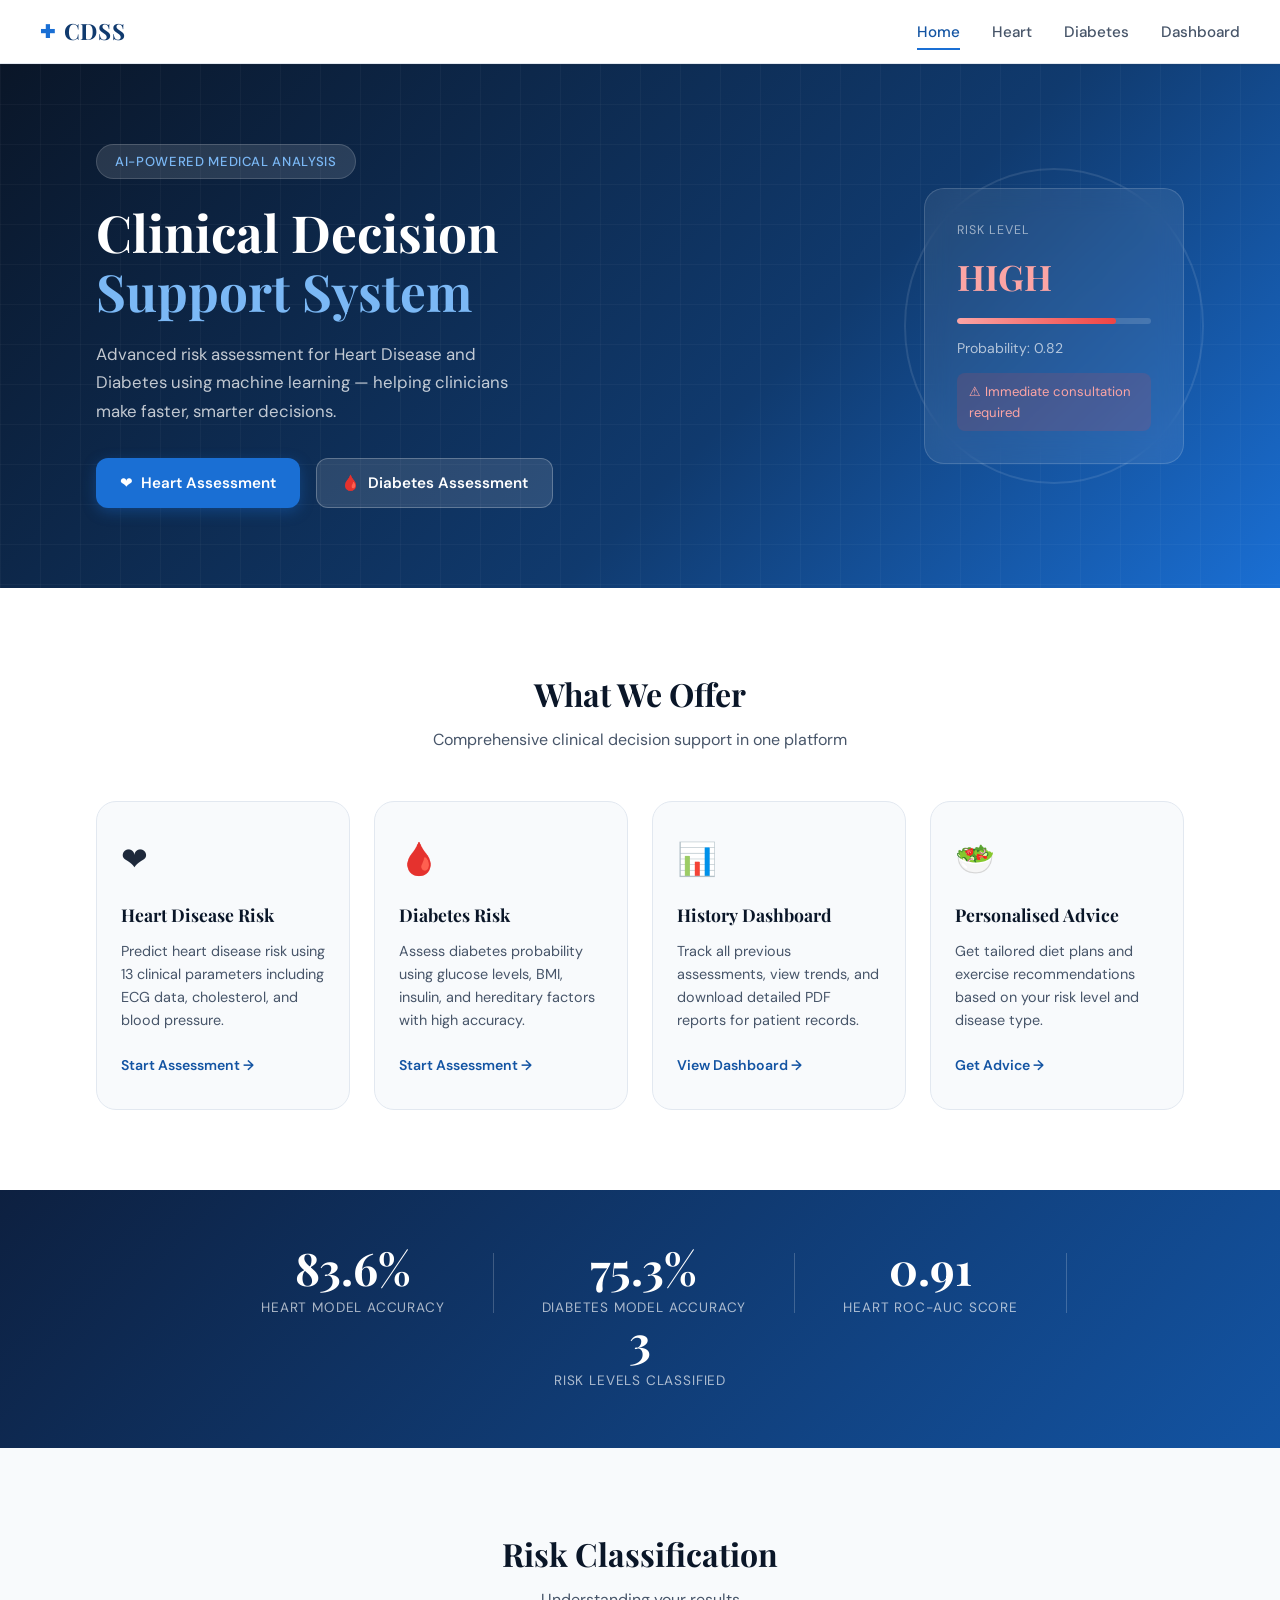
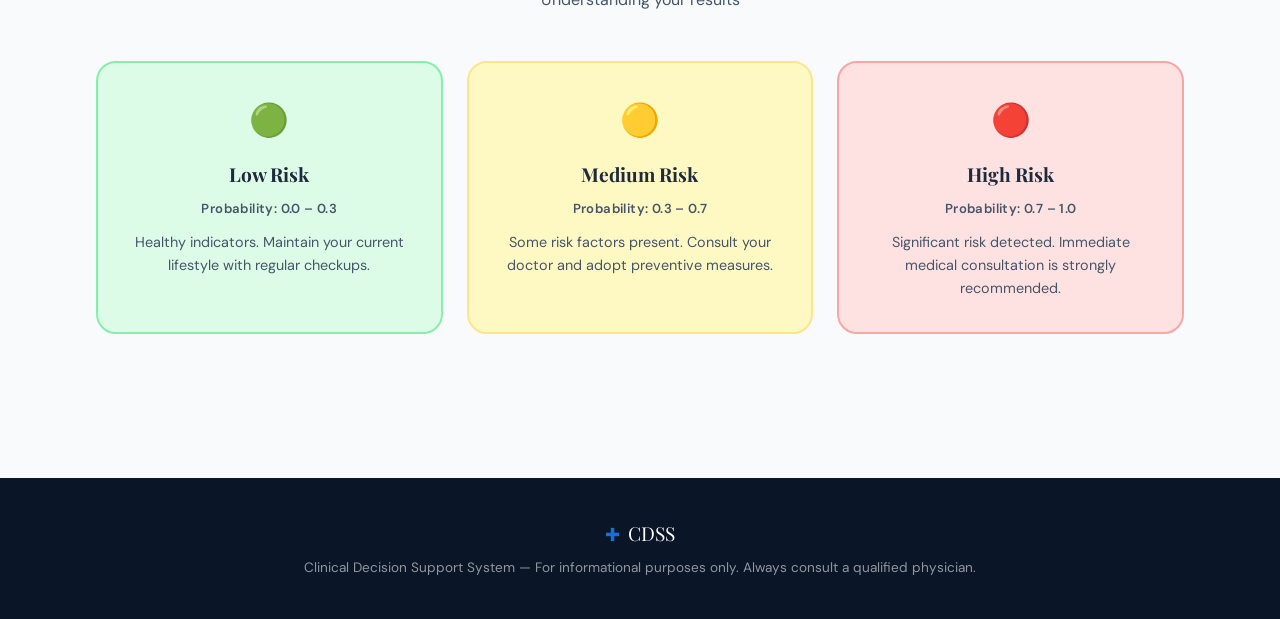
<file: website/index.html>
<!DOCTYPE html>
<html lang="en">
<head>
  <meta charset="UTF-8" />
  <meta name="viewport" content="width=device-width, initial-scale=1.0"/>
  <title>CDSS — Clinical Decision Support System</title>
  <link rel="preconnect" href="https://fonts.googleapis.com">
  <link href="https://fonts.googleapis.com/css2?family=Playfair+Display:wght@400;600;700&family=DM+Sans:wght@300;400;500;600&display=swap" rel="stylesheet">
  <link rel="stylesheet" href="style.css"/>
</head>
<body>

  <!-- NAV -->
  <nav class="navbar">
    <div class="nav-brand">
      <span class="nav-cross">✚</span> CDSS
    </div>
    <ul class="nav-links">
      <li><a href="index.html" class="active">Home</a></li>
      <li><a href="heart.html">Heart</a></li>
      <li><a href="diabetes.html">Diabetes</a></li>
      <li><a href="dashboard.html">Dashboard</a></li>
    </ul>
  </nav>

  <!-- HERO -->
  <section class="hero">
    <div class="hero-bg-grid"></div>
    <div class="hero-content animate-up">
      <div class="hero-badge">AI-Powered Medical Analysis</div>
      <h1 class="hero-title">Clinical Decision<br><span class="hero-accent">Support System</span></h1>
      <p class="hero-subtitle">Advanced risk assessment for Heart Disease and Diabetes using machine learning — helping clinicians make faster, smarter decisions.</p>
      <div class="hero-actions">
        <a href="heart.html" class="btn btn-primary">
          <span>❤️</span> Heart Assessment
        </a>
        <a href="diabetes.html" class="btn btn-secondary">
          <span>🩸</span> Diabetes Assessment
        </a>
      </div>
    </div>
    <div class="hero-visual animate-up delay-2">
      <div class="pulse-ring"></div>
      <div class="hero-card">
        <div class="hc-label">Risk Level</div>
        <div class="hc-value high">HIGH</div>
        <div class="hc-bar"><div class="hc-fill" style="width:82%"></div></div>
        <div class="hc-prob">Probability: 0.82</div>
        <div class="hc-rec">⚠ Immediate consultation required</div>
      </div>
    </div>
  </section>

  <!-- FEATURES -->
  <section class="features">
    <div class="section-header">
      <h2>What We Offer</h2>
      <p>Comprehensive clinical decision support in one platform</p>
    </div>
    <div class="features-grid">
      <div class="feature-card animate-up">
        <div class="fc-icon">❤️</div>
        <h3>Heart Disease Risk</h3>
        <p>Predict heart disease risk using 13 clinical parameters including ECG data, cholesterol, and blood pressure.</p>
        <a href="heart.html" class="fc-link">Start Assessment →</a>
      </div>
      <div class="feature-card animate-up delay-1">
        <div class="fc-icon">🩸</div>
        <h3>Diabetes Risk</h3>
        <p>Assess diabetes probability using glucose levels, BMI, insulin, and hereditary factors with high accuracy.</p>
        <a href="diabetes.html" class="fc-link">Start Assessment →</a>
      </div>
      <div class="feature-card animate-up delay-2">
        <div class="fc-icon">📊</div>
        <h3>History Dashboard</h3>
        <p>Track all previous assessments, view trends, and download detailed PDF reports for patient records.</p>
        <a href="dashboard.html" class="fc-link">View Dashboard →</a>
      </div>
      <div class="feature-card animate-up delay-3">
        <div class="fc-icon">🥗</div>
        <h3>Personalised Advice</h3>
        <p>Get tailored diet plans and exercise recommendations based on your risk level and disease type.</p>
        <a href="heart.html" class="fc-link">Get Advice →</a>
      </div>
    </div>
  </section>

  <!-- STATS -->
  <section class="stats-section">
    <div class="stat-item">
      <div class="stat-num">83.6%</div>
      <div class="stat-label">Heart Model Accuracy</div>
    </div>
    <div class="stat-divider"></div>
    <div class="stat-item">
      <div class="stat-num">75.3%</div>
      <div class="stat-label">Diabetes Model Accuracy</div>
    </div>
    <div class="stat-divider"></div>
    <div class="stat-item">
      <div class="stat-num">0.91</div>
      <div class="stat-label">Heart ROC-AUC Score</div>
    </div>
    <div class="stat-divider"></div>
    <div class="stat-item">
      <div class="stat-num">3</div>
      <div class="stat-label">Risk Levels Classified</div>
    </div>
  </section>

  <!-- RISK LEGEND -->
  <section class="risk-legend-section">
    <div class="section-header">
      <h2>Risk Classification</h2>
      <p>Understanding your results</p>
    </div>
    <div class="risk-cards">
      <div class="risk-card low">
        <div class="risk-icon">🟢</div>
        <h3>Low Risk</h3>
        <div class="risk-prob">Probability: 0.0 – 0.3</div>
        <p>Healthy indicators. Maintain your current lifestyle with regular checkups.</p>
      </div>
      <div class="risk-card medium">
        <div class="risk-icon">🟡</div>
        <h3>Medium Risk</h3>
        <div class="risk-prob">Probability: 0.3 – 0.7</div>
        <p>Some risk factors present. Consult your doctor and adopt preventive measures.</p>
      </div>
      <div class="risk-card high">
        <div class="risk-icon">🔴</div>
        <h3>High Risk</h3>
        <div class="risk-prob">Probability: 0.7 – 1.0</div>
        <p>Significant risk detected. Immediate medical consultation is strongly recommended.</p>
      </div>
    </div>
  </section>

  <footer class="footer">
    <div class="footer-brand"><span class="nav-cross">✚</span> CDSS</div>
    <p>Clinical Decision Support System — For informational purposes only. Always consult a qualified physician.</p>
  </footer>

  <script src="app.js"></script>
</body>
</html>
</file>
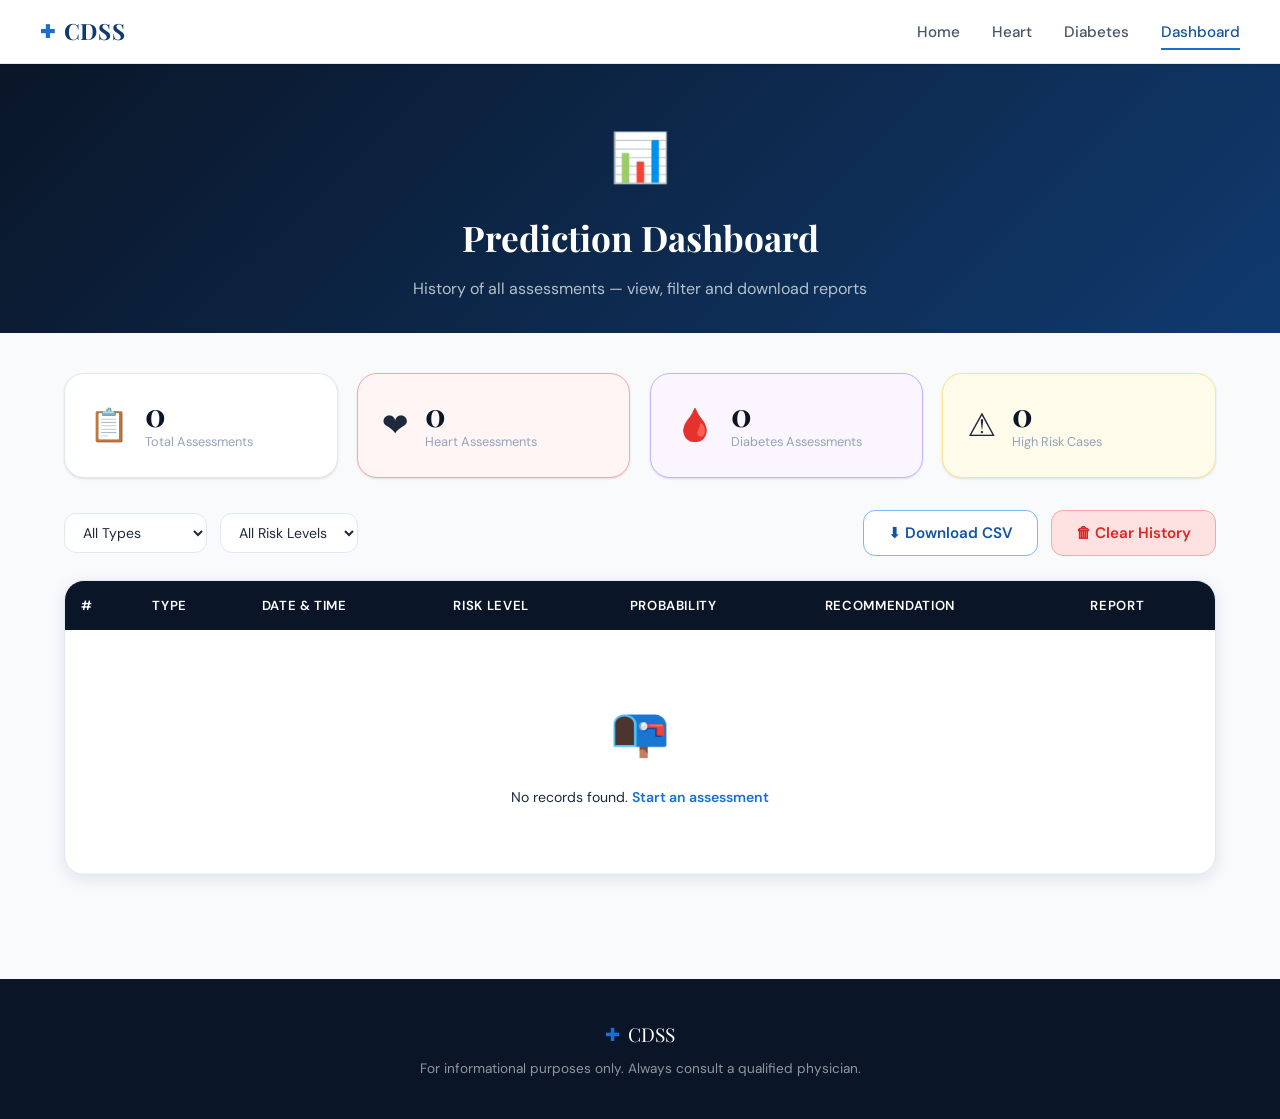
<file: website/dashboard.html>
<!DOCTYPE html>
<html lang="en">
<head>
  <meta charset="UTF-8"/>
  <meta name="viewport" content="width=device-width, initial-scale=1.0"/>
  <title>Dashboard — CDSS</title>
  <link rel="preconnect" href="https://fonts.googleapis.com">
  <link href="https://fonts.googleapis.com/css2?family=Playfair+Display:wght@400;600;700&family=DM+Sans:wght@300;400;500;600&display=swap" rel="stylesheet">
  <link rel="stylesheet" href="style.css"/>
</head>
<body>

  <nav class="navbar">
    <div class="nav-brand"><span class="nav-cross">✚</span> CDSS</div>
    <ul class="nav-links">
      <li><a href="index.html">Home</a></li>
      <li><a href="heart.html">Heart</a></li>
      <li><a href="diabetes.html">Diabetes</a></li>
      <li><a href="dashboard.html" class="active">Dashboard</a></li>
    </ul>
  </nav>

  <div class="page-header">
    <div class="page-header-icon">📊</div>
    <h1>Prediction Dashboard</h1>
    <p>History of all assessments — view, filter and download reports</p>
  </div>

  <div class="dashboard-container">

    <!-- SUMMARY CARDS -->
    <div class="summary-cards">
      <div class="summary-card">
        <div class="sc-icon">📋</div>
        <div class="sc-info">
          <div class="sc-num" id="total-count">0</div>
          <div class="sc-label">Total Assessments</div>
        </div>
      </div>
      <div class="summary-card heart-card">
        <div class="sc-icon">❤️</div>
        <div class="sc-info">
          <div class="sc-num" id="heart-count">0</div>
          <div class="sc-label">Heart Assessments</div>
        </div>
      </div>
      <div class="summary-card diabetes-card">
        <div class="sc-icon">🩸</div>
        <div class="sc-info">
          <div class="sc-num" id="diabetes-count">0</div>
          <div class="sc-label">Diabetes Assessments</div>
        </div>
      </div>
      <div class="summary-card high-card">
        <div class="sc-icon">⚠️</div>
        <div class="sc-info">
          <div class="sc-num" id="high-count">0</div>
          <div class="sc-label">High Risk Cases</div>
        </div>
      </div>
    </div>

    <!-- FILTERS & ACTIONS -->
    <div class="dash-toolbar">
      <div class="dash-filters">
        <select id="filter-type" onchange="renderHistory()">
          <option value="all">All Types</option>
          <option value="heart">Heart Only</option>
          <option value="diabetes">Diabetes Only</option>
        </select>
        <select id="filter-risk" onchange="renderHistory()">
          <option value="all">All Risk Levels</option>
          <option value="Low Risk">Low Risk</option>
          <option value="Medium Risk">Medium Risk</option>
          <option value="High Risk">High Risk</option>
        </select>
      </div>
      <div class="dash-actions">
        <button class="btn btn-outline" onclick="downloadAllCSV()">⬇ Download CSV</button>
        <button class="btn btn-danger" onclick="clearHistory()">🗑 Clear History</button>
      </div>
    </div>

    <!-- HISTORY TABLE -->
    <div class="history-table-wrap">
      <table class="history-table">
        <thead>
          <tr>
            <th>#</th>
            <th>Type</th>
            <th>Date & Time</th>
            <th>Risk Level</th>
            <th>Probability</th>
            <th>Recommendation</th>
            <th>Report</th>
          </tr>
        </thead>
        <tbody id="history-tbody">
          <tr>
            <td colspan="7" class="empty-state">
              <div class="empty-icon">📭</div>
              <p>No assessments yet. <a href="heart.html">Start here</a></p>
            </td>
          </tr>
        </tbody>
      </table>
    </div>

  </div>

  <footer class="footer">
    <div class="footer-brand"><span class="nav-cross">✚</span> CDSS</div>
    <p>For informational purposes only. Always consult a qualified physician.</p>
  </footer>

  <script src="app.js"></script>
  <script>
    // Load dashboard on page load
    window.addEventListener('DOMContentLoaded', () => {
      updateSummary();
      renderHistory();
    });
  </script>
</body>
</html>
</file>
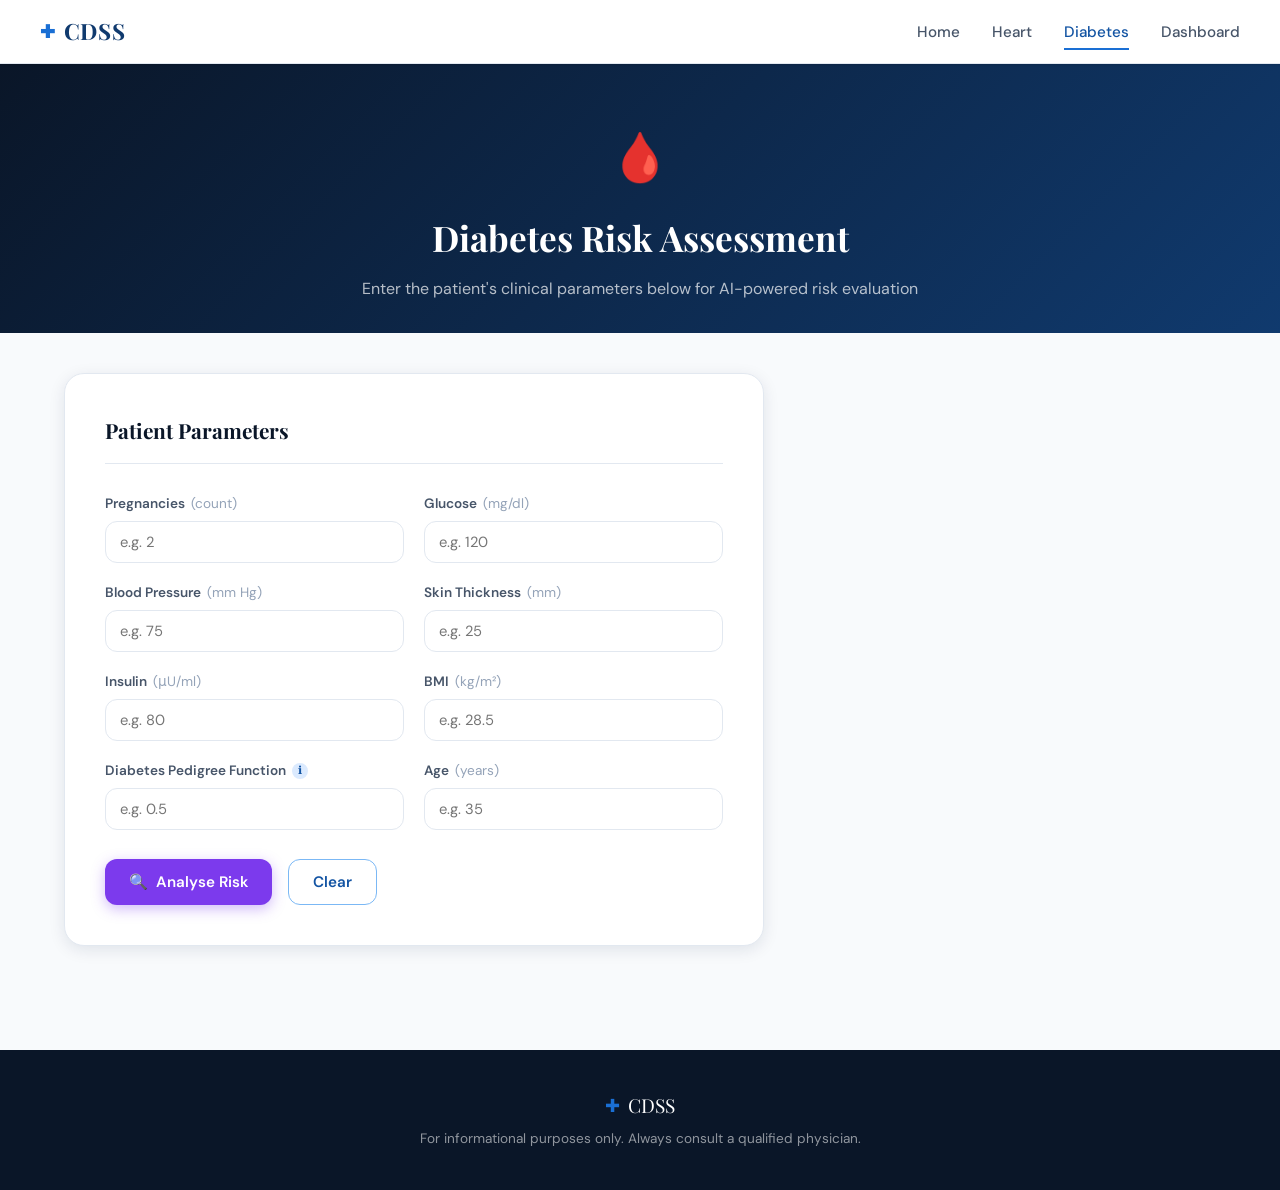
<file: website/diabetes.html>
<!DOCTYPE html>
<html lang="en">
<head>
  <meta charset="UTF-8"/>
  <meta name="viewport" content="width=device-width, initial-scale=1.0"/>
  <title>Diabetes Assessment — CDSS</title>
  <link rel="preconnect" href="https://fonts.googleapis.com">
  <link href="https://fonts.googleapis.com/css2?family=Playfair+Display:wght@400;600;700&family=DM+Sans:wght@300;400;500;600&display=swap" rel="stylesheet">
  <link rel="stylesheet" href="style.css"/>
</head>
<body>

  <nav class="navbar">
    <div class="nav-brand"><span class="nav-cross">✚</span> CDSS</div>
    <ul class="nav-links">
      <li><a href="index.html">Home</a></li>
      <li><a href="heart.html">Heart</a></li>
      <li><a href="diabetes.html" class="active">Diabetes</a></li>
      <li><a href="dashboard.html">Dashboard</a></li>
    </ul>
  </nav>

  <div class="page-header">
    <div class="page-header-icon">🩸</div>
    <h1>Diabetes Risk Assessment</h1>
    <p>Enter the patient's clinical parameters below for AI-powered risk evaluation</p>
  </div>

  <div class="prediction-layout">

    <!-- FORM -->
    <div class="form-card animate-up">
      <h2 class="form-title">Patient Parameters</h2>

      <div class="form-grid">

        <div class="form-group">
          <label>Pregnancies <span class="unit">(count)</span></label>
          <input type="number" id="pregnancies" placeholder="e.g. 2" min="0"/>
        </div>

        <div class="form-group">
          <label>Glucose <span class="unit">(mg/dl)</span></label>
          <input type="number" id="glucose" placeholder="e.g. 120"/>
        </div>

        <div class="form-group">
          <label>Blood Pressure <span class="unit">(mm Hg)</span></label>
          <input type="number" id="blood_pressure" placeholder="e.g. 75"/>
        </div>

        <div class="form-group">
          <label>Skin Thickness <span class="unit">(mm)</span></label>
          <input type="number" id="skin_thickness" placeholder="e.g. 25"/>
        </div>

        <div class="form-group">
          <label>Insulin <span class="unit">(μU/ml)</span></label>
          <input type="number" id="insulin" placeholder="e.g. 80"/>
        </div>

        <div class="form-group">
          <label>BMI <span class="unit">(kg/m²)</span></label>
          <input type="number" id="bmi" placeholder="e.g. 28.5" step="0.1"/>
        </div>

        <div class="form-group">
          <label>Diabetes Pedigree Function <span class="info-tip" title="Hereditary diabetes score based on family history">ℹ</span></label>
          <input type="number" id="diabetes_pedigree_function" placeholder="e.g. 0.5" step="0.001"/>
        </div>

        <div class="form-group">
          <label>Age <span class="unit">(years)</span></label>
          <input type="number" id="age" placeholder="e.g. 35" min="1" max="120"/>
        </div>

      </div>

      <div class="form-actions">
        <button class="btn btn-primary diabetes-btn" onclick="predictDiabetes()">
          <span>🔍</span> Analyse Risk
        </button>
        <button class="btn btn-outline" onclick="clearForm('diabetes')">Clear</button>
      </div>

      <div id="diabetes-error" class="error-msg" style="display:none"></div>
    </div>

    <!-- RESULT -->
    <div class="result-panel" id="diabetes-result" style="display:none">

      <div class="result-header">
        <h2>Assessment Result</h2>
        <div class="result-badge" id="diabetes-risk-badge">—</div>
      </div>

      <div class="result-gauge-wrap">
        <canvas id="diabetes-gauge" width="220" height="120"></canvas>
        <div class="gauge-prob" id="diabetes-prob-text">—</div>
        <div class="gauge-label">Diabetes Probability</div>
      </div>

      <div class="result-details">
        <div class="rd-item">
          <span class="rd-label">Risk Level</span>
          <span class="rd-value" id="diabetes-risk-level">—</span>
        </div>
        <div class="rd-item">
          <span class="rd-label">Prediction</span>
          <span class="rd-value" id="diabetes-prediction">—</span>
        </div>
        <div class="rd-item">
          <span class="rd-label">Recommendation</span>
          <span class="rd-value" id="diabetes-recommendation">—</span>
        </div>
      </div>

      <!-- DIET & EXERCISE -->
      <div class="advice-section" id="diabetes-advice"></div>

      <button class="btn btn-outline mt-1" onclick="downloadReport('diabetes')">
        📄 Download Report
      </button>

    </div>

  </div>

  <!-- LOADING -->
  <div class="loading-overlay" id="loading" style="display:none">
    <div class="spinner"></div>
    <p>Analysing...</p>
  </div>

  <footer class="footer">
    <div class="footer-brand"><span class="nav-cross">✚</span> CDSS</div>
    <p>For informational purposes only. Always consult a qualified physician.</p>
  </footer>

  <script src="app.js"></script>
</body>
</html>
</file>
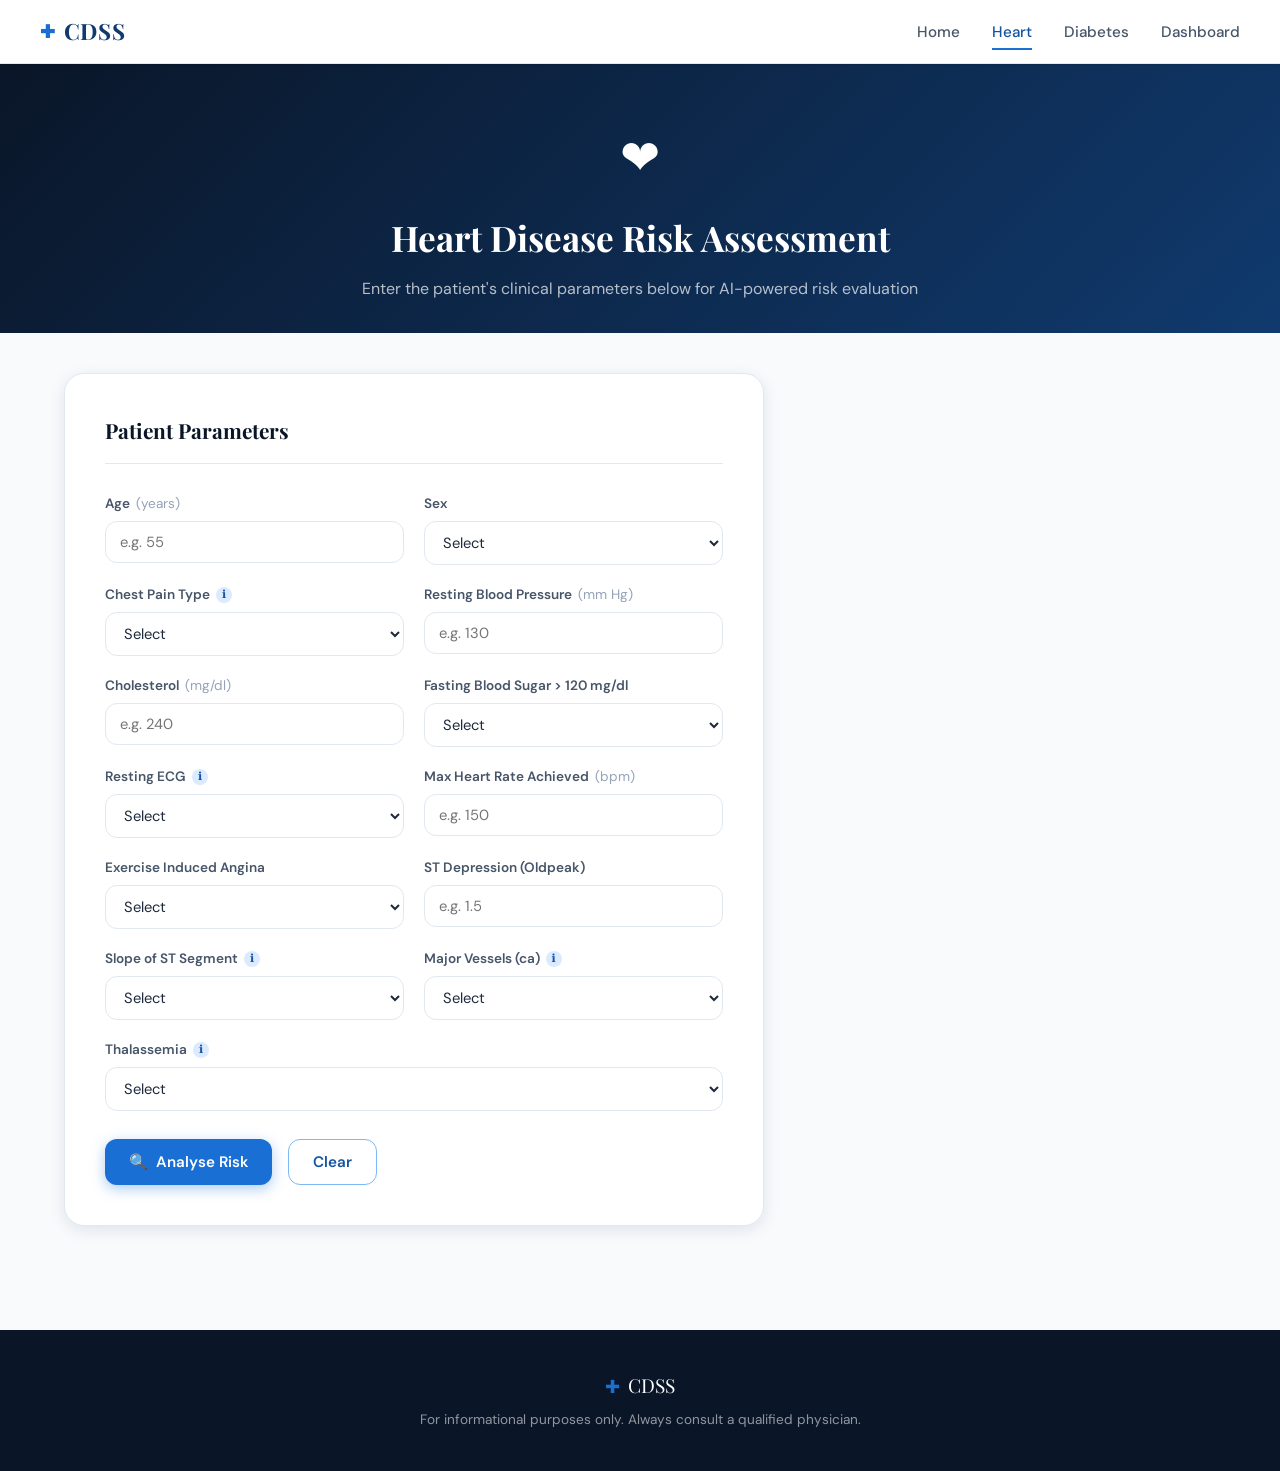
<file: website/heart.html>
<!DOCTYPE html>
<html lang="en">
<head>
  <meta charset="UTF-8"/>
  <meta name="viewport" content="width=device-width, initial-scale=1.0"/>
  <title>Heart Disease Assessment — CDSS</title>
  <link rel="preconnect" href="https://fonts.googleapis.com">
  <link href="https://fonts.googleapis.com/css2?family=Playfair+Display:wght@400;600;700&family=DM+Sans:wght@300;400;500;600&display=swap" rel="stylesheet">
  <link rel="stylesheet" href="style.css"/>
</head>
<body>

  <nav class="navbar">
    <div class="nav-brand"><span class="nav-cross">✚</span> CDSS</div>
    <ul class="nav-links">
      <li><a href="index.html">Home</a></li>
      <li><a href="heart.html" class="active">Heart</a></li>
      <li><a href="diabetes.html">Diabetes</a></li>
      <li><a href="dashboard.html">Dashboard</a></li>
    </ul>
  </nav>

  <div class="page-header">
    <div class="page-header-icon">❤️</div>
    <h1>Heart Disease Risk Assessment</h1>
    <p>Enter the patient's clinical parameters below for AI-powered risk evaluation</p>
  </div>

  <div class="prediction-layout">

    <!-- FORM -->
    <div class="form-card animate-up">
      <h2 class="form-title">Patient Parameters</h2>

      <div class="form-grid">

        <div class="form-group">
          <label>Age <span class="unit">(years)</span></label>
          <input type="number" id="age" placeholder="e.g. 55" min="1" max="120"/>
        </div>

        <div class="form-group">
          <label>Sex</label>
          <select id="sex">
            <option value="">Select</option>
            <option value="1">Male</option>
            <option value="0">Female</option>
          </select>
        </div>

        <div class="form-group">
          <label>Chest Pain Type <span class="info-tip" title="0=Typical Angina, 1=Atypical Angina, 2=Non-anginal, 3=Asymptomatic">ℹ</span></label>
          <select id="cp">
            <option value="">Select</option>
            <option value="0">0 — Typical Angina</option>
            <option value="1">1 — Atypical Angina</option>
            <option value="2">2 — Non-anginal Pain</option>
            <option value="3">3 — Asymptomatic</option>
          </select>
        </div>

        <div class="form-group">
          <label>Resting Blood Pressure <span class="unit">(mm Hg)</span></label>
          <input type="number" id="trestbps" placeholder="e.g. 130"/>
        </div>

        <div class="form-group">
          <label>Cholesterol <span class="unit">(mg/dl)</span></label>
          <input type="number" id="chol" placeholder="e.g. 240"/>
        </div>

        <div class="form-group">
          <label>Fasting Blood Sugar &gt; 120 mg/dl</label>
          <select id="fbs">
            <option value="">Select</option>
            <option value="1">Yes</option>
            <option value="0">No</option>
          </select>
        </div>

        <div class="form-group">
          <label>Resting ECG <span class="info-tip" title="0=Normal, 1=ST-T Abnormality, 2=LV Hypertrophy">ℹ</span></label>
          <select id="restecg">
            <option value="">Select</option>
            <option value="0">0 — Normal</option>
            <option value="1">1 — ST-T Abnormality</option>
            <option value="2">2 — LV Hypertrophy</option>
          </select>
        </div>

        <div class="form-group">
          <label>Max Heart Rate Achieved <span class="unit">(bpm)</span></label>
          <input type="number" id="thalach" placeholder="e.g. 150"/>
        </div>

        <div class="form-group">
          <label>Exercise Induced Angina</label>
          <select id="exang">
            <option value="">Select</option>
            <option value="1">Yes</option>
            <option value="0">No</option>
          </select>
        </div>

        <div class="form-group">
          <label>ST Depression (Oldpeak)</label>
          <input type="number" id="oldpeak" placeholder="e.g. 1.5" step="0.1"/>
        </div>

        <div class="form-group">
          <label>Slope of ST Segment <span class="info-tip" title="0=Upsloping, 1=Flat, 2=Downsloping">ℹ</span></label>
          <select id="slope">
            <option value="">Select</option>
            <option value="0">0 — Upsloping</option>
            <option value="1">1 — Flat</option>
            <option value="2">2 — Downsloping</option>
          </select>
        </div>

        <div class="form-group">
          <label>Major Vessels (ca) <span class="info-tip" title="Number of major vessels colored by fluoroscopy (0–3)">ℹ</span></label>
          <select id="ca">
            <option value="">Select</option>
            <option value="0">0</option>
            <option value="1">1</option>
            <option value="2">2</option>
            <option value="3">3</option>
          </select>
        </div>

        <div class="form-group full-width">
          <label>Thalassemia <span class="info-tip" title="1=Normal, 2=Fixed Defect, 3=Reversible Defect">ℹ</span></label>
          <select id="thal">
            <option value="">Select</option>
            <option value="1">1 — Normal</option>
            <option value="2">2 — Fixed Defect</option>
            <option value="3">3 — Reversible Defect</option>
          </select>
        </div>

      </div>

      <div class="form-actions">
        <button class="btn btn-primary" onclick="predictHeart()">
          <span>🔍</span> Analyse Risk
        </button>
        <button class="btn btn-outline" onclick="clearForm('heart')">Clear</button>
      </div>

      <div id="heart-error" class="error-msg" style="display:none"></div>
    </div>

    <!-- RESULT -->
    <div class="result-panel" id="heart-result" style="display:none">

      <div class="result-header">
        <h2>Assessment Result</h2>
        <div class="result-badge" id="heart-risk-badge">—</div>
      </div>

      <div class="result-gauge-wrap">
        <canvas id="heart-gauge" width="220" height="120"></canvas>
        <div class="gauge-prob" id="heart-prob-text">—</div>
        <div class="gauge-label">Disease Probability</div>
      </div>

      <div class="result-details">
        <div class="rd-item">
          <span class="rd-label">Risk Level</span>
          <span class="rd-value" id="heart-risk-level">—</span>
        </div>
        <div class="rd-item">
          <span class="rd-label">Prediction</span>
          <span class="rd-value" id="heart-prediction">—</span>
        </div>
        <div class="rd-item">
          <span class="rd-label">Recommendation</span>
          <span class="rd-value" id="heart-recommendation">—</span>
        </div>
      </div>

      <!-- DIET & EXERCISE -->
      <div class="advice-section" id="heart-advice"></div>

      <button class="btn btn-outline mt-1" onclick="downloadReport('heart')">
        📄 Download Report
      </button>

    </div>

  </div>

  <!-- LOADING -->
  <div class="loading-overlay" id="loading" style="display:none">
    <div class="spinner"></div>
    <p>Analysing...</p>
  </div>

  <footer class="footer">
    <div class="footer-brand"><span class="nav-cross">✚</span> CDSS</div>
    <p>For informational purposes only. Always consult a qualified physician.</p>
  </footer>

  <script src="app.js"></script>
</body>
</html>
</file>
<file: website/style.css>
/* ============================================
   CDSS — Clinical Decision Support System
   Medical/Professional Blue & White Theme
   ============================================ */

:root {
  --blue-900: #0a1628;
  --blue-800: #0d2040;
  --blue-700: #103a6e;
  --blue-600: #1354a3;
  --blue-500: #1a6fd4;
  --blue-400: #3b8fe8;
  --blue-300: #7bb8f5;
  --blue-100: #dbeafe;
  --blue-50:  #eff6ff;

  --white: #ffffff;
  --gray-50: #f8fafc;
  --gray-100: #f1f5f9;
  --gray-200: #e2e8f0;
  --gray-400: #94a3b8;
  --gray-600: #475569;
  --gray-800: #1e293b;

  --green:  #16a34a;
  --green-bg: #dcfce7;
  --yellow: #ca8a04;
  --yellow-bg: #fef9c3;
  --red:    #dc2626;
  --red-bg: #fee2e2;

  --shadow-sm: 0 1px 3px rgba(0,0,0,0.07), 0 1px 2px rgba(0,0,0,0.05);
  --shadow-md: 0 4px 16px rgba(13,32,64,0.10);
  --shadow-lg: 0 8px 32px rgba(13,32,64,0.14);

  --radius: 12px;
  --radius-lg: 20px;

  --font-display: 'Playfair Display', Georgia, serif;
  --font-body: 'DM Sans', system-ui, sans-serif;
}

*, *::before, *::after { box-sizing: border-box; margin: 0; padding: 0; }

html { scroll-behavior: smooth; }

body {
  font-family: var(--font-body);
  background: var(--gray-50);
  color: var(--gray-800);
  min-height: 100vh;
  line-height: 1.6;
}

/* ============ NAVBAR ============ */
.navbar {
  position: sticky;
  top: 0;
  z-index: 100;
  display: flex;
  align-items: center;
  justify-content: space-between;
  padding: 0 2.5rem;
  height: 64px;
  background: var(--white);
  border-bottom: 1.5px solid var(--gray-200);
  box-shadow: var(--shadow-sm);
}

.nav-brand {
  font-family: var(--font-display);
  font-size: 1.4rem;
  font-weight: 700;
  color: var(--blue-700);
  display: flex;
  align-items: center;
  gap: 8px;
  letter-spacing: 0.03em;
}

.nav-cross { color: var(--blue-500); font-size: 1.1rem; }

.nav-links {
  display: flex;
  gap: 2rem;
  list-style: none;
}

.nav-links a {
  text-decoration: none;
  color: var(--gray-600);
  font-weight: 500;
  font-size: 0.95rem;
  padding: 6px 0;
  border-bottom: 2px solid transparent;
  transition: all 0.2s;
}

.nav-links a:hover,
.nav-links a.active {
  color: var(--blue-600);
  border-bottom-color: var(--blue-500);
}

/* ============ HERO ============ */
.hero {
  position: relative;
  display: flex;
  align-items: center;
  justify-content: space-between;
  gap: 3rem;
  padding: 5rem 6rem 5rem;
  background: linear-gradient(135deg, var(--blue-900) 0%, var(--blue-700) 60%, var(--blue-500) 100%);
  overflow: hidden;
  min-height: 520px;
}

.hero-bg-grid {
  position: absolute;
  inset: 0;
  background-image:
    linear-gradient(rgba(255,255,255,0.03) 1px, transparent 1px),
    linear-gradient(90deg, rgba(255,255,255,0.03) 1px, transparent 1px);
  background-size: 40px 40px;
  pointer-events: none;
}

.hero-content { flex: 1; max-width: 560px; }

.hero-badge {
  display: inline-block;
  background: rgba(255,255,255,0.12);
  color: var(--blue-300);
  border: 1px solid rgba(255,255,255,0.15);
  border-radius: 100px;
  padding: 6px 18px;
  font-size: 0.82rem;
  font-weight: 500;
  letter-spacing: 0.05em;
  text-transform: uppercase;
  margin-bottom: 1.5rem;
}

.hero-title {
  font-family: var(--font-display);
  font-size: 3.2rem;
  font-weight: 700;
  color: var(--white);
  line-height: 1.15;
  margin-bottom: 1.2rem;
}

.hero-accent { color: var(--blue-300); }

.hero-subtitle {
  font-size: 1.05rem;
  color: rgba(255,255,255,0.75);
  line-height: 1.7;
  margin-bottom: 2rem;
  max-width: 440px;
}

.hero-actions { display: flex; gap: 1rem; flex-wrap: wrap; }

.hero-visual {
  position: relative;
  flex-shrink: 0;
}

.pulse-ring {
  position: absolute;
  inset: -20px;
  border-radius: 50%;
  border: 2px solid rgba(255,255,255,0.1);
  animation: pulse 2.5s ease-in-out infinite;
}

@keyframes pulse {
  0%, 100% { transform: scale(1); opacity: 0.6; }
  50% { transform: scale(1.05); opacity: 0.2; }
}

.hero-card {
  background: rgba(255,255,255,0.08);
  backdrop-filter: blur(12px);
  border: 1px solid rgba(255,255,255,0.15);
  border-radius: var(--radius-lg);
  padding: 2rem;
  width: 260px;
  color: var(--white);
}

.hc-label { font-size: 0.78rem; text-transform: uppercase; letter-spacing: 0.08em; color: rgba(255,255,255,0.55); margin-bottom: 0.5rem; }
.hc-value { font-family: var(--font-display); font-size: 2.2rem; font-weight: 700; margin-bottom: 0.8rem; }
.hc-value.high { color: #fca5a5; }
.hc-bar { height: 6px; background: rgba(255,255,255,0.15); border-radius: 100px; margin-bottom: 0.8rem; overflow: hidden; }
.hc-fill { height: 100%; background: linear-gradient(90deg, #fca5a5, #ef4444); border-radius: 100px; }
.hc-prob { font-size: 0.88rem; color: rgba(255,255,255,0.65); margin-bottom: 0.8rem; }
.hc-rec { font-size: 0.82rem; color: #fca5a5; background: rgba(239,68,68,0.15); padding: 8px 12px; border-radius: 8px; }

/* ============ BUTTONS ============ */
.btn {
  display: inline-flex;
  align-items: center;
  gap: 8px;
  padding: 12px 24px;
  border-radius: var(--radius);
  font-family: var(--font-body);
  font-size: 0.95rem;
  font-weight: 600;
  cursor: pointer;
  border: none;
  text-decoration: none;
  transition: all 0.2s;
}

.btn-primary {
  background: var(--blue-500);
  color: var(--white);
  box-shadow: 0 4px 14px rgba(26,111,212,0.35);
}
.btn-primary:hover { background: var(--blue-400); transform: translateY(-1px); box-shadow: 0 6px 20px rgba(26,111,212,0.45); }

.btn-secondary {
  background: rgba(255,255,255,0.12);
  color: var(--white);
  border: 1px solid rgba(255,255,255,0.25);
}
.btn-secondary:hover { background: rgba(255,255,255,0.2); }

.btn-outline {
  background: var(--white);
  color: var(--blue-600);
  border: 1.5px solid var(--blue-300);
}
.btn-outline:hover { background: var(--blue-50); }

.btn-danger {
  background: var(--red-bg);
  color: var(--red);
  border: 1.5px solid #fca5a5;
}
.btn-danger:hover { background: #fecaca; }

.diabetes-btn { background: #7c3aed; box-shadow: 0 4px 14px rgba(124,58,237,0.35); }
.diabetes-btn:hover { background: #6d28d9; }

/* ============ SECTION HEADERS ============ */
.section-header {
  text-align: center;
  margin-bottom: 3rem;
}
.section-header h2 {
  font-family: var(--font-display);
  font-size: 2rem;
  color: var(--blue-900);
  margin-bottom: 0.5rem;
}
.section-header p { color: var(--gray-600); font-size: 1rem; }

/* ============ FEATURES ============ */
.features {
  padding: 5rem 6rem;
  background: var(--white);
}

.features-grid {
  display: grid;
  grid-template-columns: repeat(4, 1fr);
  gap: 1.5rem;
}

.feature-card {
  background: var(--gray-50);
  border: 1.5px solid var(--gray-200);
  border-radius: var(--radius-lg);
  padding: 2rem 1.5rem;
  transition: all 0.25s;
}

.feature-card:hover {
  border-color: var(--blue-300);
  box-shadow: var(--shadow-md);
  transform: translateY(-3px);
}

.fc-icon { font-size: 2rem; margin-bottom: 1rem; }
.feature-card h3 { font-family: var(--font-display); font-size: 1.1rem; color: var(--blue-900); margin-bottom: 0.7rem; }
.feature-card p { font-size: 0.9rem; color: var(--gray-600); line-height: 1.6; margin-bottom: 1.2rem; }
.fc-link { font-size: 0.88rem; font-weight: 600; color: var(--blue-600); text-decoration: none; }
.fc-link:hover { color: var(--blue-400); }

/* ============ STATS ============ */
.stats-section {
  display: flex;
  align-items: center;
  justify-content: center;
  gap: 0;
  padding: 3.5rem 6rem;
  background: linear-gradient(135deg, var(--blue-800), var(--blue-600));
  flex-wrap: wrap;
}

.stat-item { text-align: center; padding: 0 3rem; }
.stat-num {
  font-family: var(--font-display);
  font-size: 2.8rem;
  font-weight: 700;
  color: var(--white);
  line-height: 1;
}
.stat-label { font-size: 0.85rem; color: rgba(255,255,255,0.65); margin-top: 0.4rem; text-transform: uppercase; letter-spacing: 0.06em; }
.stat-divider { width: 1px; height: 60px; background: rgba(255,255,255,0.2); }

/* ============ RISK LEGEND ============ */
.risk-legend-section { padding: 5rem 6rem; background: var(--gray-50); }

.risk-cards {
  display: grid;
  grid-template-columns: repeat(3, 1fr);
  gap: 1.5rem;
}

.risk-card {
  border-radius: var(--radius-lg);
  padding: 2rem;
  border: 2px solid;
  text-align: center;
}
.risk-card.low { background: var(--green-bg); border-color: #86efac; }
.risk-card.medium { background: var(--yellow-bg); border-color: #fde68a; }
.risk-card.high { background: var(--red-bg); border-color: #fca5a5; }

.risk-icon { font-size: 2rem; margin-bottom: 0.8rem; }
.risk-card h3 { font-family: var(--font-display); font-size: 1.2rem; margin-bottom: 0.5rem; color: var(--gray-800); }
.risk-prob { font-size: 0.82rem; font-weight: 600; color: var(--gray-600); margin-bottom: 0.8rem; letter-spacing: 0.03em; }
.risk-card p { font-size: 0.9rem; color: var(--gray-600); }

/* ============ PAGE HEADER ============ */
.page-header {
  text-align: center;
  padding: 3.5rem 2rem 2rem;
  background: linear-gradient(135deg, var(--blue-900), var(--blue-700));
  color: var(--white);
}
.page-header-icon { font-size: 3rem; margin-bottom: 0.8rem; }
.page-header h1 { font-family: var(--font-display); font-size: 2.2rem; margin-bottom: 0.6rem; }
.page-header p { color: rgba(255,255,255,0.7); font-size: 1rem; }

/* ============ PREDICTION LAYOUT ============ */
.prediction-layout {
  display: grid;
  grid-template-columns: 1fr 420px;
  gap: 2rem;
  padding: 2.5rem 4rem;
  max-width: 1300px;
  margin: 0 auto;
  align-items: start;
}

/* ============ FORM CARD ============ */
.form-card {
  background: var(--white);
  border-radius: var(--radius-lg);
  padding: 2.5rem;
  box-shadow: var(--shadow-md);
  border: 1px solid var(--gray-200);
}

.form-title {
  font-family: var(--font-display);
  font-size: 1.3rem;
  color: var(--blue-900);
  margin-bottom: 1.8rem;
  padding-bottom: 1rem;
  border-bottom: 1.5px solid var(--gray-200);
}

.form-grid {
  display: grid;
  grid-template-columns: 1fr 1fr;
  gap: 1.2rem;
  margin-bottom: 1.8rem;
}

.full-width { grid-column: 1 / -1; }

.form-group { display: flex; flex-direction: column; gap: 6px; }

.form-group label {
  font-size: 0.85rem;
  font-weight: 600;
  color: var(--gray-600);
  display: flex;
  align-items: center;
  gap: 6px;
}

.unit { font-weight: 400; color: var(--gray-400); }

.info-tip {
  display: inline-flex;
  align-items: center;
  justify-content: center;
  width: 16px;
  height: 16px;
  background: var(--blue-100);
  color: var(--blue-600);
  border-radius: 50%;
  font-size: 0.7rem;
  cursor: help;
  font-style: normal;
}

.form-group input,
.form-group select {
  padding: 10px 14px;
  border: 1.5px solid var(--gray-200);
  border-radius: var(--radius);
  font-family: var(--font-body);
  font-size: 0.92rem;
  color: var(--gray-800);
  background: var(--white);
  transition: all 0.2s;
  outline: none;
}

.form-group input:focus,
.form-group select:focus {
  border-color: var(--blue-400);
  box-shadow: 0 0 0 3px rgba(26,111,212,0.1);
}

.form-actions { display: flex; gap: 1rem; }

.error-msg {
  margin-top: 1rem;
  padding: 12px 16px;
  background: var(--red-bg);
  color: var(--red);
  border-radius: var(--radius);
  font-size: 0.9rem;
  border: 1px solid #fca5a5;
}

/* ============ RESULT PANEL ============ */
.result-panel {
  background: var(--white);
  border-radius: var(--radius-lg);
  padding: 2rem;
  box-shadow: var(--shadow-lg);
  border: 1px solid var(--gray-200);
  position: sticky;
  top: 80px;
}

.result-header {
  display: flex;
  align-items: center;
  justify-content: space-between;
  margin-bottom: 1.5rem;
}

.result-header h2 {
  font-family: var(--font-display);
  font-size: 1.2rem;
  color: var(--blue-900);
}

.result-badge {
  padding: 6px 16px;
  border-radius: 100px;
  font-size: 0.8rem;
  font-weight: 700;
  text-transform: uppercase;
  letter-spacing: 0.06em;
}

.result-badge.low  { background: var(--green-bg); color: var(--green); }
.result-badge.medium { background: var(--yellow-bg); color: var(--yellow); }
.result-badge.high { background: var(--red-bg); color: var(--red); }

/* ============ GAUGE ============ */
.result-gauge-wrap {
  text-align: center;
  margin-bottom: 1.5rem;
  padding: 1rem 0;
  border-bottom: 1px solid var(--gray-200);
}

.gauge-prob {
  font-family: var(--font-display);
  font-size: 2.4rem;
  font-weight: 700;
  color: var(--blue-700);
  margin-top: -10px;
}

.gauge-label {
  font-size: 0.78rem;
  text-transform: uppercase;
  letter-spacing: 0.07em;
  color: var(--gray-400);
  margin-top: 2px;
}

/* ============ RESULT DETAILS ============ */
.result-details { margin-bottom: 1.5rem; }

.rd-item {
  display: flex;
  justify-content: space-between;
  align-items: flex-start;
  padding: 10px 0;
  border-bottom: 1px solid var(--gray-100);
  gap: 1rem;
}

.rd-label { font-size: 0.82rem; color: var(--gray-400); font-weight: 500; flex-shrink: 0; }
.rd-value { font-size: 0.9rem; color: var(--gray-800); font-weight: 600; text-align: right; }

/* ============ ADVICE SECTION ============ */
.advice-section {
  margin-top: 1.2rem;
  margin-bottom: 1rem;
}

.advice-block {
  border-radius: var(--radius);
  padding: 1.2rem;
  margin-bottom: 1rem;
  border: 1px solid var(--gray-200);
}

.advice-block h4 {
  font-size: 0.9rem;
  font-weight: 700;
  color: var(--blue-700);
  margin-bottom: 0.7rem;
  display: flex;
  align-items: center;
  gap: 6px;
}

.advice-block ul {
  padding-left: 1.2rem;
}

.advice-block ul li {
  font-size: 0.85rem;
  color: var(--gray-600);
  margin-bottom: 4px;
  line-height: 1.5;
}

.mt-1 { margin-top: 0.8rem; }

/* ============ LOADING ============ */
.loading-overlay {
  position: fixed;
  inset: 0;
  background: rgba(10,22,40,0.6);
  display: flex;
  flex-direction: column;
  align-items: center;
  justify-content: center;
  z-index: 999;
  color: var(--white);
  gap: 1rem;
  font-size: 1rem;
  backdrop-filter: blur(4px);
}

.spinner {
  width: 48px;
  height: 48px;
  border: 4px solid rgba(255,255,255,0.2);
  border-top-color: var(--blue-400);
  border-radius: 50%;
  animation: spin 0.9s linear infinite;
}

@keyframes spin { to { transform: rotate(360deg); } }

/* ============ DASHBOARD ============ */
.dashboard-container {
  padding: 2.5rem 4rem;
  max-width: 1300px;
  margin: 0 auto;
}

.summary-cards {
  display: grid;
  grid-template-columns: repeat(4, 1fr);
  gap: 1.2rem;
  margin-bottom: 2rem;
}

.summary-card {
  background: var(--white);
  border: 1.5px solid var(--gray-200);
  border-radius: var(--radius-lg);
  padding: 1.5rem;
  display: flex;
  align-items: center;
  gap: 1rem;
  box-shadow: var(--shadow-sm);
}

.summary-card.heart-card { border-color: #fca5a5; background: #fff5f5; }
.summary-card.diabetes-card { border-color: #c4b5fd; background: #faf5ff; }
.summary-card.high-card { border-color: #fde68a; background: #fffbeb; }

.sc-icon { font-size: 2rem; }
.sc-num { font-family: var(--font-display); font-size: 2rem; font-weight: 700; color: var(--blue-900); line-height: 1; }
.sc-label { font-size: 0.8rem; color: var(--gray-400); margin-top: 2px; }

.dash-toolbar {
  display: flex;
  align-items: center;
  justify-content: space-between;
  margin-bottom: 1.5rem;
  gap: 1rem;
  flex-wrap: wrap;
}

.dash-filters { display: flex; gap: 0.8rem; }

.dash-filters select {
  padding: 9px 14px;
  border: 1.5px solid var(--gray-200);
  border-radius: var(--radius);
  font-family: var(--font-body);
  font-size: 0.88rem;
  color: var(--gray-800);
  background: var(--white);
  cursor: pointer;
  outline: none;
}

.dash-actions { display: flex; gap: 0.8rem; }

.history-table-wrap {
  background: var(--white);
  border-radius: var(--radius-lg);
  overflow: hidden;
  box-shadow: var(--shadow-md);
  border: 1px solid var(--gray-200);
}

.history-table {
  width: 100%;
  border-collapse: collapse;
  font-size: 0.88rem;
}

.history-table thead tr {
  background: var(--blue-900);
  color: var(--white);
}

.history-table th {
  padding: 14px 16px;
  text-align: left;
  font-weight: 600;
  font-size: 0.82rem;
  text-transform: uppercase;
  letter-spacing: 0.05em;
}

.history-table tbody tr {
  border-bottom: 1px solid var(--gray-100);
  transition: background 0.15s;
}

.history-table tbody tr:hover { background: var(--gray-50); }

.history-table td {
  padding: 13px 16px;
  color: var(--gray-800);
  vertical-align: middle;
}

.type-badge {
  display: inline-flex;
  align-items: center;
  gap: 5px;
  padding: 4px 10px;
  border-radius: 100px;
  font-size: 0.78rem;
  font-weight: 600;
}

.type-badge.heart { background: #fee2e2; color: #b91c1c; }
.type-badge.diabetes { background: #ede9fe; color: #6d28d9; }

.risk-pill {
  display: inline-block;
  padding: 3px 12px;
  border-radius: 100px;
  font-size: 0.78rem;
  font-weight: 700;
}

.risk-pill.low { background: var(--green-bg); color: var(--green); }
.risk-pill.medium { background: var(--yellow-bg); color: var(--yellow); }
.risk-pill.high { background: var(--red-bg); color: var(--red); }

.empty-state {
  text-align: center;
  padding: 4rem 2rem !important;
  color: var(--gray-400);
}
.empty-icon { font-size: 3rem; margin-bottom: 1rem; }
.empty-state a { color: var(--blue-500); text-decoration: none; font-weight: 600; }

.dl-btn {
  background: none;
  border: 1px solid var(--blue-300);
  color: var(--blue-600);
  padding: 5px 12px;
  border-radius: 8px;
  font-size: 0.78rem;
  cursor: pointer;
  font-family: var(--font-body);
  font-weight: 600;
  transition: all 0.15s;
}
.dl-btn:hover { background: var(--blue-50); }

/* ============ FOOTER ============ */
.footer {
  background: var(--blue-900);
  color: rgba(255,255,255,0.55);
  text-align: center;
  padding: 2.5rem;
  font-size: 0.85rem;
  margin-top: 4rem;
}
.footer-brand {
  font-family: var(--font-display);
  font-size: 1.2rem;
  color: var(--white);
  margin-bottom: 0.5rem;
  display: flex;
  align-items: center;
  justify-content: center;
  gap: 8px;
}

/* ============ ANIMATIONS ============ */
.animate-up {
  opacity: 0;
  transform: translateY(24px);
  animation: fadeUp 0.6s ease forwards;
}
.delay-1 { animation-delay: 0.1s; }
.delay-2 { animation-delay: 0.2s; }
.delay-3 { animation-delay: 0.3s; }

@keyframes fadeUp {
  to { opacity: 1; transform: translateY(0); }
}

/* ============ RESPONSIVE ============ */
@media (max-width: 1100px) {
  .hero { padding: 4rem 3rem; }
  .features { padding: 4rem 3rem; }
  .features-grid { grid-template-columns: 1fr 1fr; }
  .stats-section { padding: 3rem; }
  .risk-legend-section { padding: 4rem 3rem; }
  .prediction-layout { padding: 2rem 2rem; grid-template-columns: 1fr; }
  .result-panel { position: static; }
  .dashboard-container { padding: 2rem 2rem; }
  .summary-cards { grid-template-columns: repeat(2, 1fr); }
}

@media (max-width: 700px) {
  .navbar { padding: 0 1.2rem; }
  .nav-links { gap: 1rem; }
  .hero { flex-direction: column; padding: 3rem 1.5rem; text-align: center; }
  .hero-title { font-size: 2.2rem; }
  .hero-visual { display: none; }
  .features { padding: 3rem 1.5rem; }
  .features-grid { grid-template-columns: 1fr; }
  .stats-section { flex-direction: column; padding: 2.5rem 1.5rem; gap: 2rem; }
  .stat-divider { width: 60px; height: 1px; }
  .risk-cards { grid-template-columns: 1fr; }
  .risk-legend-section { padding: 3rem 1.5rem; }
  .form-grid { grid-template-columns: 1fr; }
  .summary-cards { grid-template-columns: 1fr 1fr; }
  .dash-toolbar { flex-direction: column; align-items: stretch; }
}
</file>
